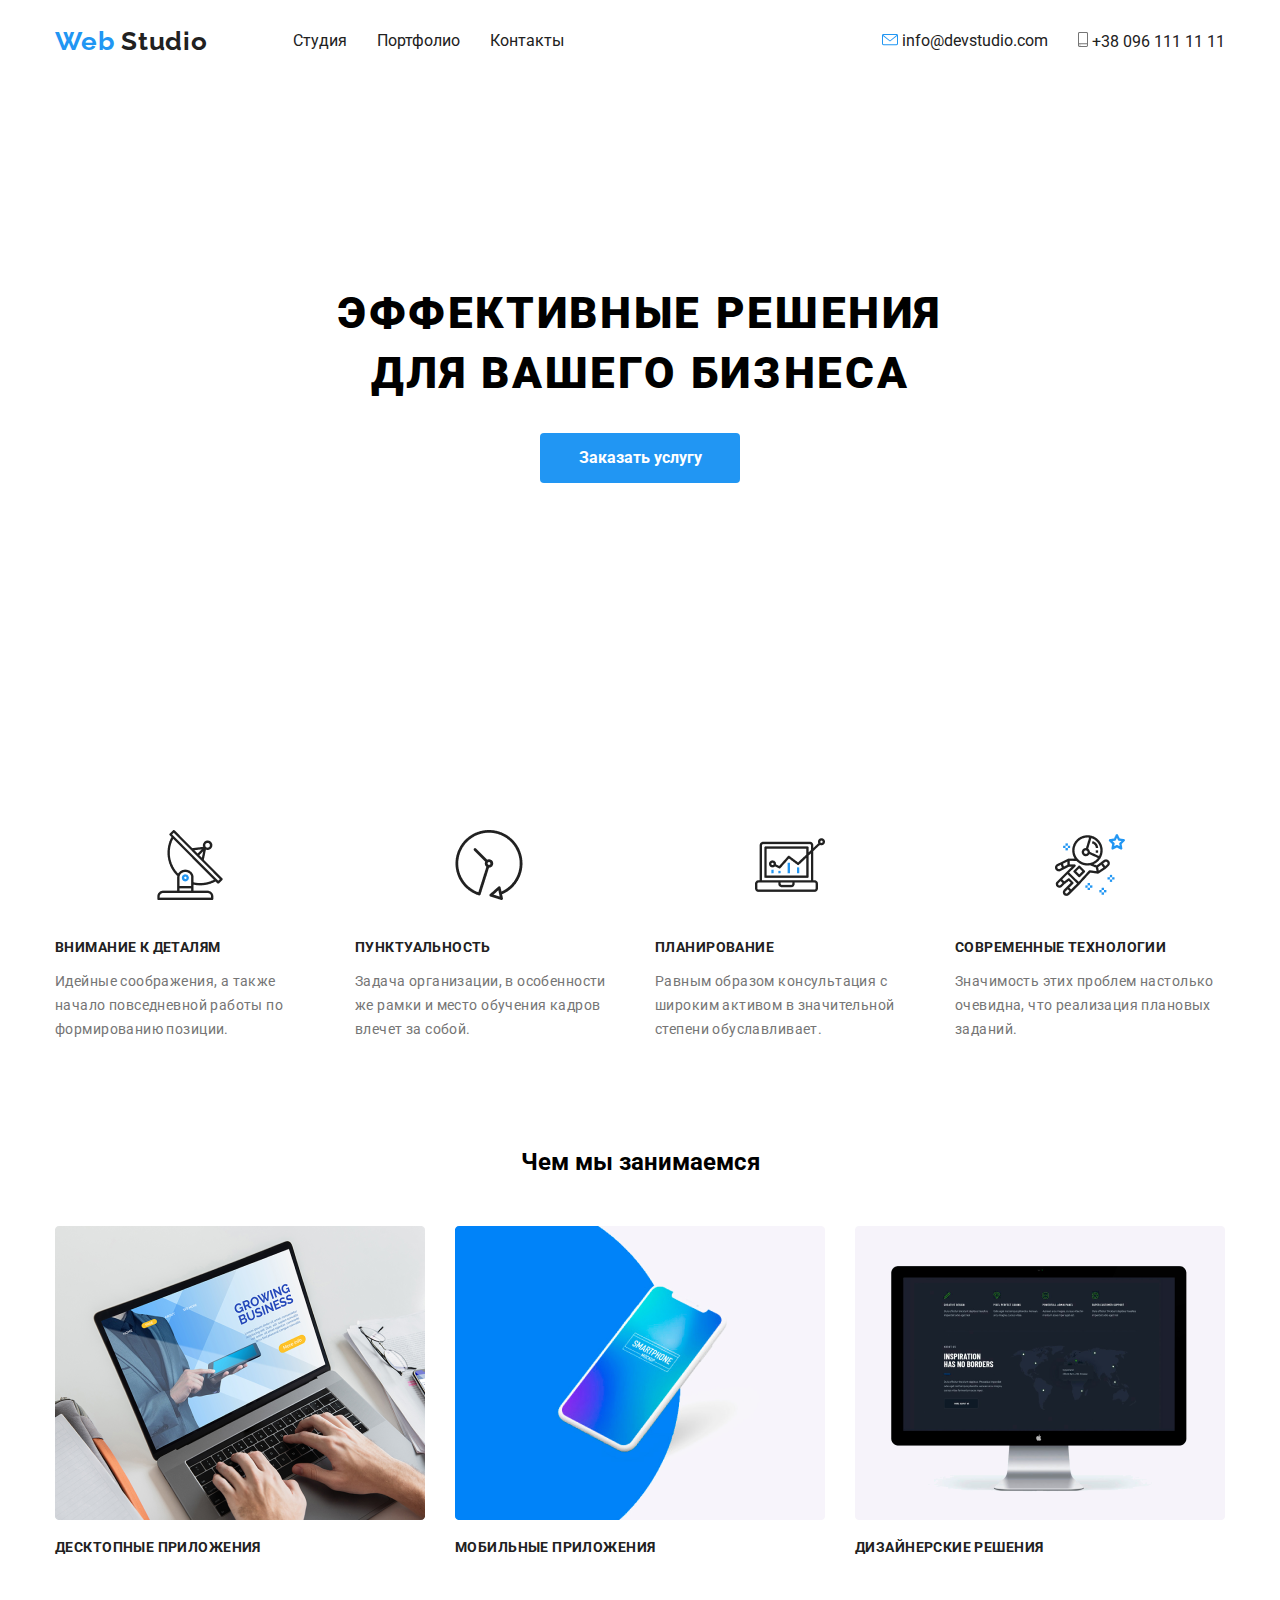
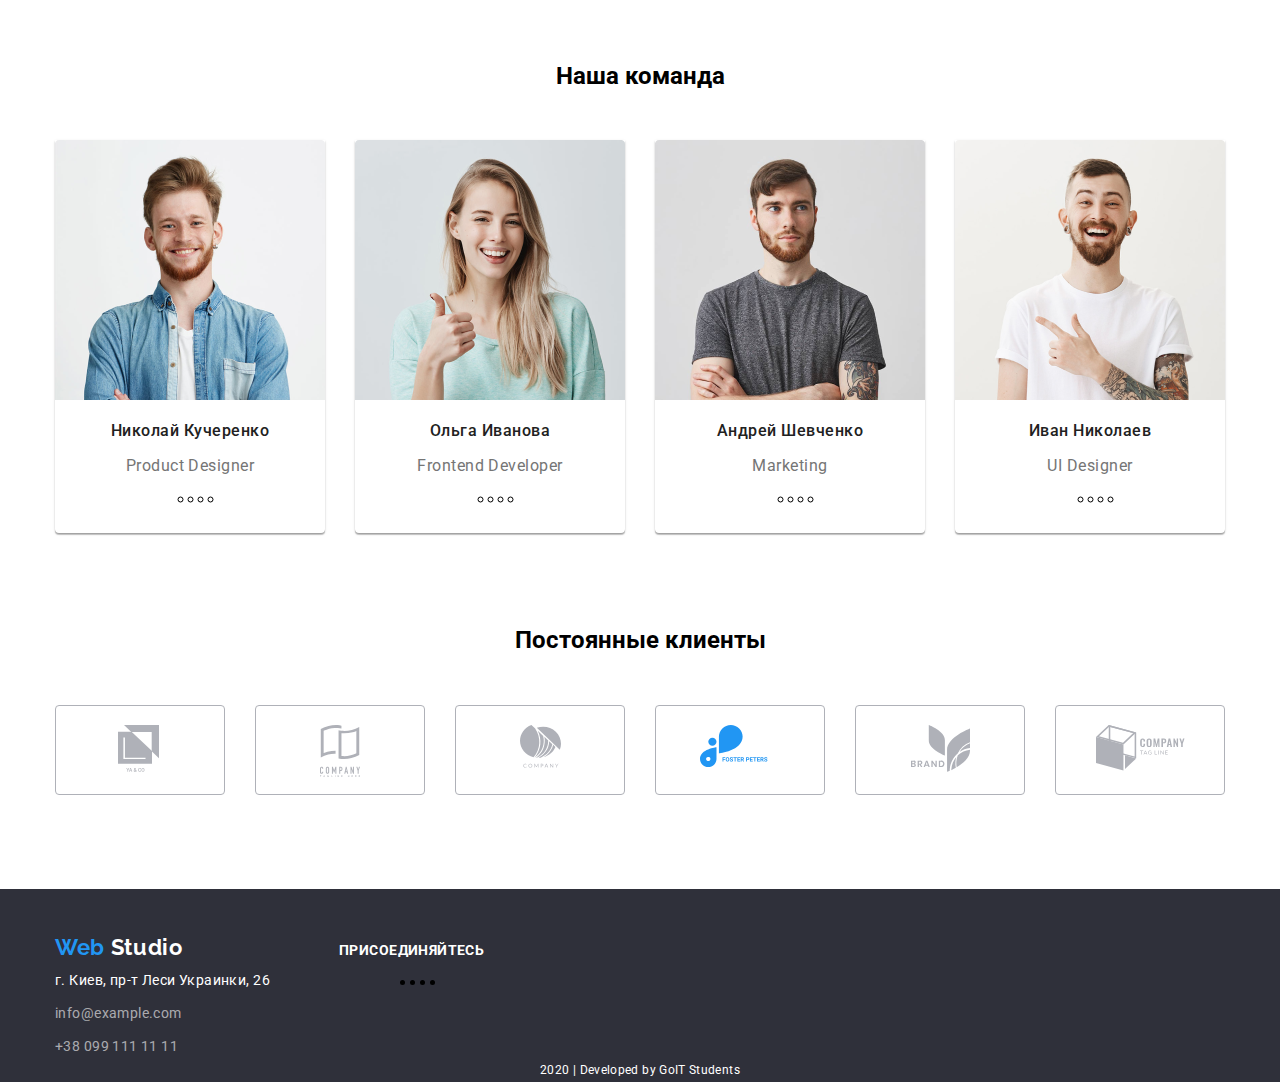
<file: index.html>
<!DOCTYPE html>
<html lang="en">
<head>
    <meta charset="UTF-8">
    <meta name="viewport" content="width=device-width, initial-scale=1.0">
    <title>web_studio.v.1</title>
    <link rel="stylesheet" href="https://cdnjs.cloudflare.com/ajax/libs/modern-normalize/0.6.0/modern-normalize.min.css">
    <link href="https://fonts.googleapis.com/css2?family=Raleway:wght@700&family=Roboto:wght@400;500;700&display=swap" rel="stylesheet">
    <link rel="stylesheet" href="./css/style.css">
</head>
<body class="page">
<!--шапка страницы-->
    <header class="content">
        <nav class="main-nav">
            <a class="logo" href="index.html">
            <p><span class="logo-color">Web</span> Studio</p>
            </a>

            <ul class="site-nav list">
                <li class="item"> <a class="link" href="./index.html">Студия</a> </li>
                <li class="item"> <a class="link" href="./portfolio.html">Портфолио</a> </li>
                <li class="item"> <a class="link" href="">Контакты</a> </li>
            </ul>
            
            <address class="address-list">
                
                <ul class="list address-list">
                    <li class="item"><img src="./img/envelope_(hover).svg" alt="envelope">
                        <a class="contacts link" href="mailto:info@devstudio.com">info@devstudio.com</a></li>
                    <li class="item"><img src="./img/smartphone.svg" alt="smartphone">
                        <a class="contacts link" href="tel:+380961111111">+38 096 111 11 11</a></li>
                </ul>
            
            </address>
        
        
        </nav>  
    </header>
    <main>
        
            <!--герой-->
        <section class="hero content">
            <h1 class="hero-title">Эффективные решения для вашего бизнеса</h1>
            <a class="button-link link" href="">Заказать услугу</a>
        </section>
              

            <!--Преимущества-->
            
        <section class="section-margin content">
            <h2 class="killer-margin">Наши преимущества</h2> <!--делаем не видимым в css, обозначает блок информации-->
            <ul class="advantages list">
                <li class="advantages-item"> <div class="pict_position"><img src="./img/antenna_1.png" alt="antenna"></div>
                    <h3 class="section-title">Внимание к деталям</h3> 
                    <p class="section-item">Идейные соображения, а также начало повседневной работы по формированию позиции.</p>   
                </li>

                <li class="advantages-item"> <div class="pict_position"> <img src="./img/Vector.png" alt="vector"></div>
                    <h3 class="section-title">Пунктуальность</h3>
                    <p class="section-item">Задача организации, в особенности же рамки и место обучения кадров влечет за собой.</p> 
                </li>

                <li class="advantages-item"> <div class="pict_position"> <img src="./img/diagram_1.png" alt="diagram"></div>
                    <h3 class="section-title">Планирование</h3> 
                    <p class="section-item">Равным образом консультация с широким активом в значительной степени обуславливает.</p>
                </li>

                <li class="advantages-item"> <div class="pict_position"> <img src="./img/astronaut_1.png" alt="astronaut"></div>
                    <h3 class="section-title">Современные технологии</h3>
                    <p class="section-item">Значимость этих проблем настолько очевидна, что реализация плановых заданий.</p>  
                </li>
            </ul>
        </section>
         

            <!--Чем занимаемся-->
        <section class="section-margin content">
            <h2 class="h2-title">Чем мы занимаемся </h2>
            <ul class="work list">
                <li class="work-item"> 
                    <a href=""> <img src="./img/img1.png" alt="laptop"></a>
                    <h3 class="section-title">Десктопные приложения</h3>
                </li>
                <li class="work-item"> 
                    <a href=""> <img src="./img/box.png" alt="smartphone"></a> 
                    <h3 class="section-title">Мобильные приложения</h3></li>
                <li class="work-item"> 
                    <a href=""> <img src="./img/img.png" alt="monitor"></a> 
                    <h3 class="section-title">Дизайнерские решения</h3></li>
            </ul>
        </section>
            

            <!--Наша команда-->
        <section class="content section-margin">
            <h2 class="h2-title">Наша команда</h2>
            <ul class="team list">
                <li class="team-item"> 
                    <img src="./img/img(0).png" alt="John Smith">
                    <h3 class="name">Николай Кучеренко</h3>
                    <p class="function">Product Designer</p> 
                    <!-- список пока не стилизуем, чтобы его было видно визуально -->
                        <ul class="social">  
                            <li class="social-item"><a href="" aria-label="instagram"></a></li>
                            <li class="social-item"><a href="" aria-label="twitter"></a></li>
                            <li class="social-item"><a href="" aria-label="facebook"></a></li>
                            <li class="social-item"><a href="" aria-label="in"></a></li>
                        </ul>
                        <!--По рекомендации Максима убрали иконки соцсетей, сделаем их в css-->
                </li>
                
                
                <li class="team-item"> 
                    <img src="./img/img(1).png" alt="Marta Stewart">
                    <h3 class="name">Ольга Иванова</h3>
                    <p class="function">Frontend Developer</p> 
                    <!-- список пока не стилизуем, чтобы его было видно визуально -->
                    <ul class="social">
                        <li class="social-item"><a href="" aria-label="instagram"></a></li>
                        <li class="social-item"><a href="" aria-label="twitter"></a></li>
                        <li class="social-item"><a href="" aria-label="facebook"></a></li>
                        <li class="social-item"><a href="" aria-label="in"></a></li>
                    </ul>
                </li>

                <li class="team-item"> 
                    <img src="./img/img(2).png" alt="Robert Jakis">
                    <h3 class="name">Андрей Шевченко</h3>
                    <p class="function">Marketing</p> 
                    <!-- список пока не стилизуем, чтобы его было видно визуально -->
                    <ul class="social">
                        <li class="social-item"><a href="" aria-label="instagram"></a></li>
                        <li class="social-item"><a href="" aria-label="twitter"></a></li>
                        <li class="social-item"><a href="" aria-label="facebook"></a></li>
                        <li class="social-item"><a href="" aria-label="in"></a></li>
                    </ul>
                </li>

                <li class="team-item"> 
                    <img src="./img/img(3).png" alt="Martin Doe">
                    <h3 class="name">Иван Николаев</h3>
                    <p class="function">UI Designer</p> 
                    <!-- список пока не стилизуем, чтобы его было видно визуально -->
                    <ul class="social"> 
                        <li class="social-item"><a href="" aria-label="instagram"></a></li>
                        <li class="social-item"><a href="" aria-label="twitter"></a></li>
                        <li class="social-item"><a href="" aria-label="facebook"></a></li>
                        <li class="social-item"><a href="" aria-label="in"></a></li>
                    </ul>
                </li>
            </ul>
        </section>
            
            <!--Постоянные клиенты-->
        <section class="content section-margin">
            <h2 class="h2-title">Постоянные клиенты</h2>
            <ul class="clients list">
                <li class="clients-item"><a href=""><img src="./img/logo1.svg" alt="ya&go"></a></li>
                <li class="clients-item"><a href=""><img src="./img/logo2.svg" alt="Company tagline here"></a></li>
                <li class="clients-item"><a href=""><img src="./img/Object.svg" alt="Company"></a></li>
                <li class="clients-item"><a href=""><img src="./img/logo4.svg" alt="FOSTER PETERS"></a></li>
                <li class="clients-item"><a href=""><img src="./img/logo5.svg" alt="BRAND"></a></li>
                <li class="clients-item"><a href=""><img src="./img/logo6.svg" alt="Company tagline"></a></li>
            </ul>
        </section>
            
        
    </main>

        <!--Подвал-->
    <footer class="section-margin footer">
        <div class="content footer-contacts">
            <div class="column-one">
                <a class="footer-logo" href="index.html">
                    <p class="logo-margin"><span class="logo-color">Web</span> Studio</p>
                </a>
                <address class="footer-address tel-mail">
                    <p class="footer-address-item">г. Киев, пр-т Леси Украинки, 26</p>
                    <a class="link tel-mail-link" href="mailto:info@example.com" >info@example.com</a>
                    <a class="link tel-mail-link" href="tel:+380991111111">+38 099 111 11 11</a>
                </address>
            
            </div>
            <div class="column-two"> 
                <p class="connecting">присоединяйтесь</p>
                    <ul class="social">
                        <li class="social-item"><a href="" aria-label="instagram"></a></li>
                        <li class="social-item"><a href="" aria-label="twitter"></a></li>
                        <li class="social-item"><a href="" aria-label="facebook"></a></li>
                        <li class="social-item"><a href="" aria-label="in"></a></li>
                    </ul>
            </div>       
        </div>       
                <p class="developed">2020 | Developed by GoIT Students </p>
      
    </footer>
</body>
</html>
</file>
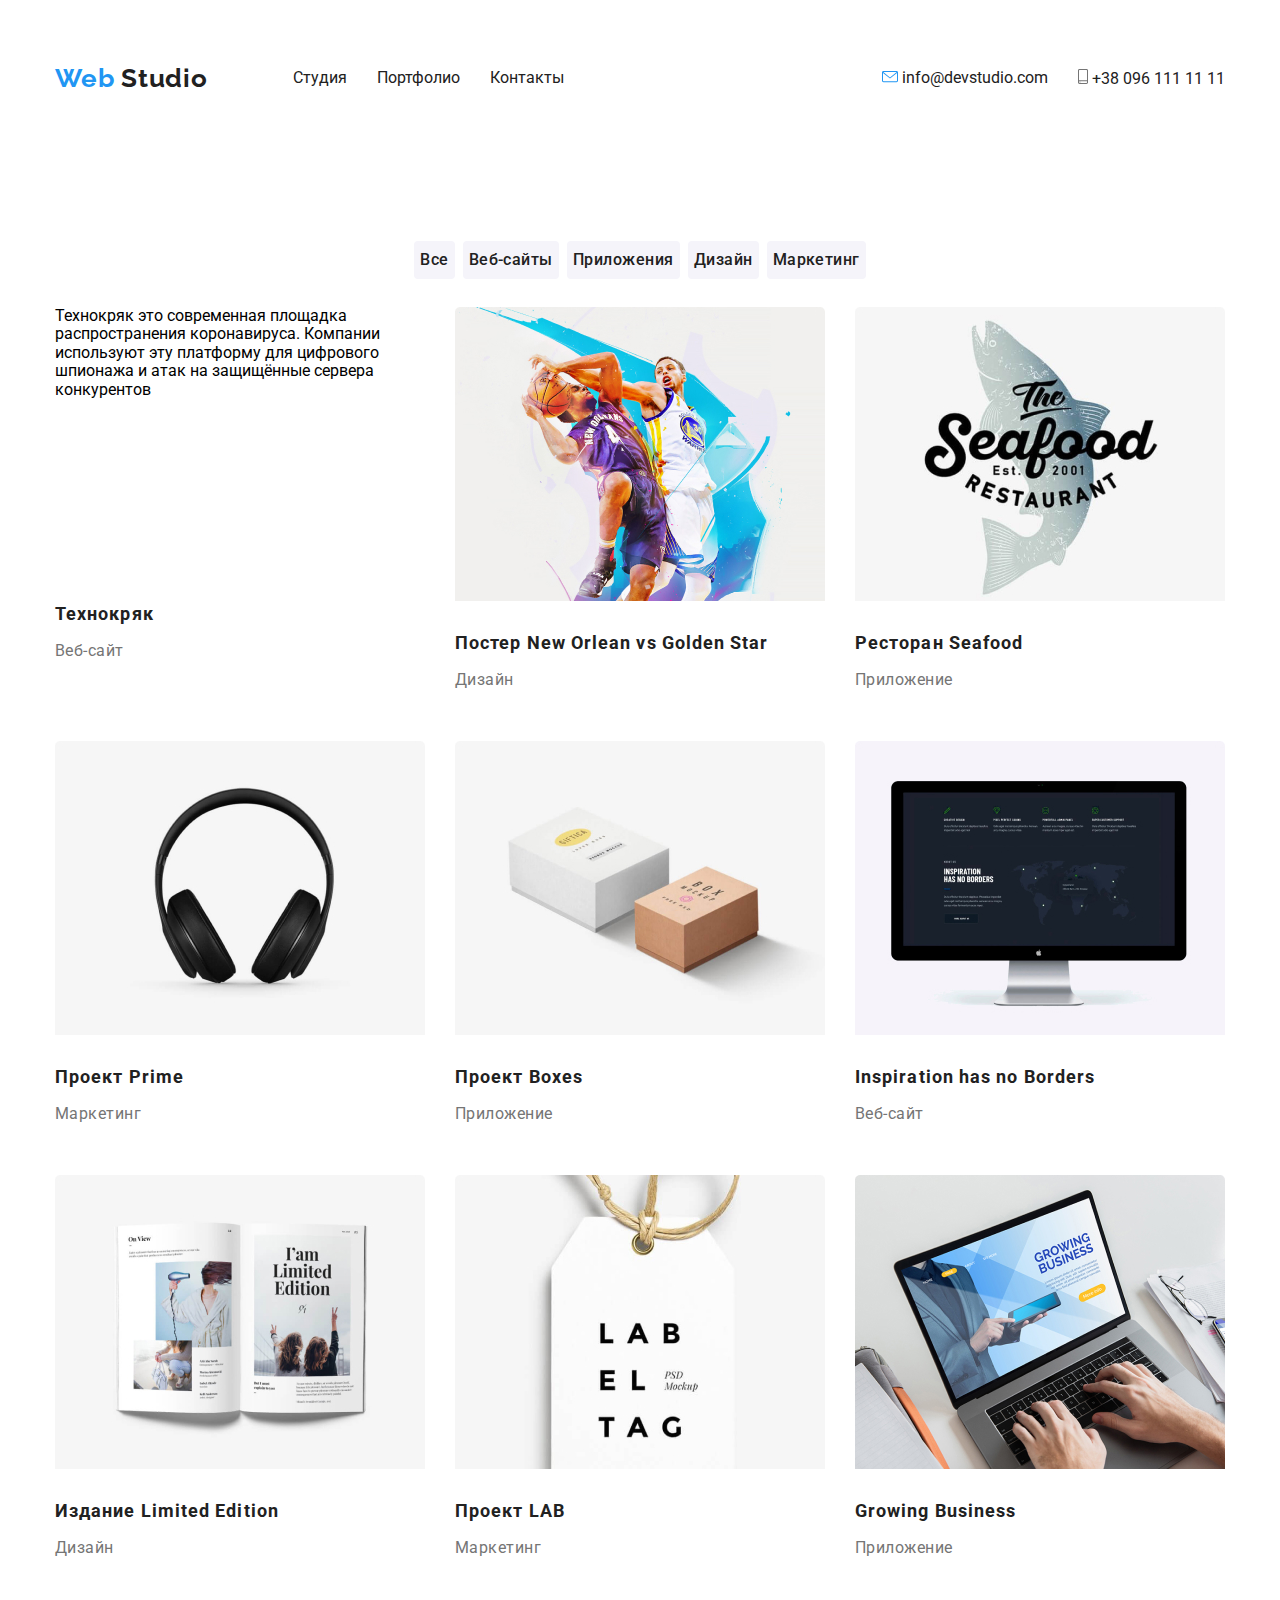
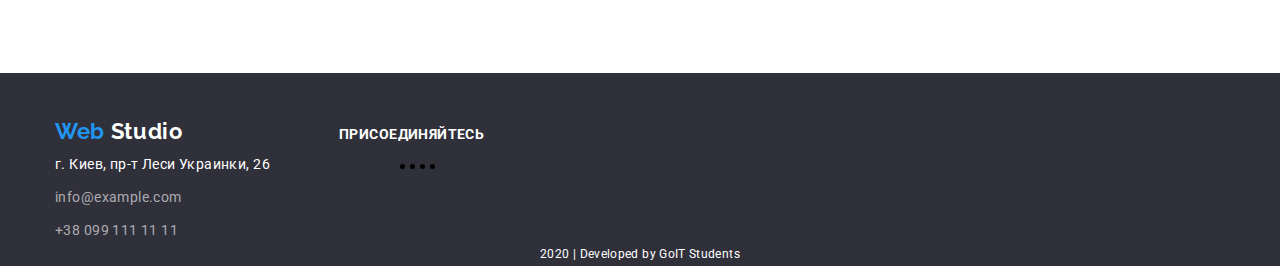
<file: portfolio.html>
<!DOCTYPE html>
<html lang="en">
<head>
    <meta charset="UTF-8">
    <meta name="viewport" content="width=device-width, initial-scale=1.0">
    <title>web_studio.v.2</title>
    <link rel="stylesheet" href="https://cdnjs.cloudflare.com/ajax/libs/modern-normalize/0.6.0/modern-normalize.min.css">
    <link href="https://fonts.googleapis.com/css2?family=Raleway:wght@700&family=Roboto:wght@400;500;700&display=swap" rel="stylesheet">
    <link rel="stylesheet" href="./css/style.css">
</head>
<body class="page">

    <h1 class="killer-margin">portfolio</h1> <!--сделать невидимым, заголовок страницы-->
    <header class="content">
        <nav class="main-nav">
            <a class="logo" href="index.html">
                <p><span class="logo-color">Web</span> Studio</p>
            </a>

            <ul class="site-nav list">
                <li class="item"> <a class="link" href="./index.html">Студия</a> </li>
                <li class="item"> <a class="link" href="./portfolio.html">Портфолио</a> </li>
                <li class="item"> <a class="link" href="">Контакты</a> </li>
            </ul>
            <address class="address-list">
                <ul class="list address-list">
                    <li class="item"><img src="./img/envelope_(hover).svg" alt="envelope">
                        <a class="contacts link" href="mailto:info@devstudio.com">info@devstudio.com</a></li>
                    <li class="item"><img src="./img/smartphone.svg" alt="smartphone">
                        <a class="contacts link" href="tel:+380961111111">+38 096 111 11 11</a></li>
                </ul>
            </address>
        
        </nav>  
    </header>

    <main>
        <!--блок ссылок 1-->
        <section class="content section-margin">
            <h2 class="killer-margin">блок ссылок 1</h2> <!--сделать невидимым-->
            <ul class="list portfolio-nav">
                <li class="p-nav-item"> <button class="button" type="button">Все</button> 
                <li class="p-nav-item"> <button class="button" type="button">Веб-сайты</button>                   
                <li class="p-nav-item"> <button class="button" type="button">Приложения</button>                   
                <li class="p-nav-item"> <button class="button" type="button">Дизайн</button>                   
                <li class="p-nav-item"> <button class="button" type="button">Маркетинг</button>                   
            </ul>
        </section>

        <section class="content examples">
            <h2 class="killer-margin">блок ссылок 2</h2>
            <ul class="list examples">
                <li class="card">
                    <p class="card-text">Технокряк это современная площадка распространения коронавируса.
                        Компании используют эту платформу для цифрового шпионажа и атак
                         на защищённые сервера конкурентов</p>
                    <a class="card-link" href=""><img src="./img/img_hw2/wite_img.jpg" alt="Технокряк"></a>
                    <h3 class="examples-title">Технокряк</h3>
                   
                    <p class="examples-item">Веб-сайт</p>
                </li>
                <li class="card">
                    <a href=""><img src="./img/img_hw2/img.jpg" alt="Баскетбол"></a>
                    <h3 class="examples-title">Постер New Orlean vs Golden Star</h3>
                    <p class="examples-item">Дизайн</p>
                </li>
                <li class="card">
                    <a href=""><img src="./img/img_hw2/img1.jpg" alt="Ресторан_Seafood"></a>
                    <h3 class="examples-title">Ресторан Seafood</h3>
                    <p class="examples-item">Приложение</p>
                </li>

                <li class="card">
                    <a href=""><img src="./img/img_hw2/img2.jpg" alt="Наушники"></a>
                    <h3 class="examples-title">Проект Prime</h3>
                    <p class="examples-item">Маркетинг</p>
                </li>

                <li class="card">
                    <a href=""><img src="./img/img_hw2/img3.jpg" alt="Коробки"></a>
                    <h3 class="examples-title">Проект Boxes</h3>
                    <p class="examples-item">Приложение</p>
                </li>

                <li class="card">
                    <a href=""><img src="./img/img_hw2/img4.jpg" alt="Монитор"></a>
                    <h3 class="examples-title">Inspiration has no Borders</h3>
                    <p class="examples-item">Веб-сайт</p>
                </li>

                <li class="card">
                    <a href=""><img src="./img/img_hw2/img5.jpg" alt="Журнал"></a>
                    <h3 class="examples-title">Издание Limited Edition</h3>
                    <p class="examples-item">Дизайн</p>
                </li>

                <li class="card">
                    <a href=""><img src="./img/img_hw2/img6.jpg" alt="Лейба"></a>
                    <h3 class="examples-title">Проект LAB</h3>
                    <p class="examples-item">Маркетинг</p>
                </li>
                <li class="card">
                    <a href=""><img src="./img/img_hw2/img7.jpg" alt="Ноутбук"></a>
                    <h3 class="examples-title">Growing Business</h3>
                    <p class="examples-item">Приложение</p>
                </li>
                
            </ul>
        </section>
    </main>

    <footer class="section-margin footer">
        <div class="content footer-contacts">
            <div class="column-one">
                <a class="footer-logo" href="index.html">
                    <p class="logo-margin"><span class="logo-color">Web</span> Studio</p>
                </a>
                <address class="footer-address tel-mail">
                    <p class="footer-address-item">г. Киев, пр-т Леси Украинки, 26</p>
                    <a class="link tel-mail-link" href="mailto:info@example.com" >info@example.com</a>
                    <a class="link tel-mail-link" href="tel:+380991111111">+38 099 111 11 11</a>
                </address>
            
            </div>
            <div class="column-two"> 
                <p class="connecting">присоединяйтесь</p>
                    <ul class="social">
                        <li class="social-item"><a href="" aria-label="instagram"></a></li>
                        <li class="social-item"><a href="" aria-label="twitter"></a></li>
                        <li class="social-item"><a href="" aria-label="facebook"></a></li>
                        <li class="social-item"><a href="" aria-label="in"></a></li>
                    </ul>
            </div>       
        </div>       
                <p class="developed">2020 | Developed by GoIT Students </p>
      
    </footer>
</body>
</html>
</file>
<file: css/style.css>
/* задаем стандартные цвета */
:root {
--primary-text-color: #212121;
--title-text-color: #757575;
--accent-color: #2196F3;
--white-color: #fff;
}
/* задаем цвет страницы базовый */
.page {
    background-color: #fff;
    font-family: 'Roboto', sans-serif;
    box-sizing: border-box;
}
.list {
    list-style: none;
    padding: 0;
    margin: 0;
    
}

.address-list {
    display: flex;
    margin-left: auto;
}

/* стилизуем логотип */
.logo {
    font-family: Raleway;
    font-weight: bold;
    font-size: 26px;
    line-height: 31px;
    letter-spacing: 0.03em;
    text-decoration: none;
    color: var(--primary-text-color);
}
.logo-portfolio {
    font-family: Raleway;
    font-weight: bold;
    font-size: 26px;
    line-height: 31px;
    letter-spacing: 0.03em;
    text-shadow:0px 4px 4px rgba(0, 0, 0, 0.25), 0px 4px 4px rgba(0, 0, 0, 0.25), 0px 4px 4px rgba(0, 0, 0, 0.25), 0px 4px 4px rgba(0, 0, 0, 0.25);
    color: var(--primary-text-color);
}

.logo-color {
    color: var(--accent-color);
}

/* стилизуем навигацию и контакты */
.site-nav {
    font-family: 'Roboto', sans-serif;
    display: flex;
    margin-left: 85px;
}
.site-nav .item {
    margin-left: auto;
    
}
.site-nav .item:not(:last-child) {
    margin-right: 50px;
}
.site-nav .link {
    display: block;
    color: var(--primary-text-color);
    font-family: 'Roboto', sans-serif;
    padding-top:24px;
    padding-bottom: 25px;
    
}

.list .item:not(:last-child) {
margin-right: 30px;
}

.main-nav {
    display: flex;
    align-items: center;  
}

.link {
    text-decoration: none;
}

.site-nav .link:hover, .site-nav .link:focus {
    color: var(--accent-color);
}

.contacts {
        color: var(--primary-text-color);
        font-style: normal;
}
.contacts:hover {
    color: var(--accent-color);
}

.hero {
    width: 600px;
    padding: 200px 0px;
    
}

.hero-title {
    font-family: Roboto;
    font-weight: 900;
    font-size: 44px;
    line-height: 60px;
    text-align: center;
    letter-spacing: 0.06em;
    text-transform: uppercase;
    max-width: 696px;
    margin-left: auto;
    margin-right: auto;
    margin-bottom: 30px;
    margin-top: 0px;
    
/* белый цвет добавлю после бекграунда на фоне */
}
.button-link {
    display: block;
    font-family: Roboto;
    font-weight: bold;
    font-size: 16px;
    line-height: 30px;
    text-align: center;
    margin-left: auto;
    margin-right: auto;
    width: 200px;
    color: var(--white-color);
    background-color:var(--accent-color);
    border-radius: 4px;
    padding: 10px 32px;
}

.advantages {
    display: flex;
}

.advantages-item:not(:last-child) {
    margin-right: 30px;

}

.work {
    display: flex;
}
.work-item:not(:last-child) {
margin-right: 30px;
}

.team {
    display: flex;
}

.team-item:not(:last-child) {
margin-right: 30px;
}

.team-item {
    box-shadow: 0px 2px 1px rgba(0, 0, 0, 0.2), 0px 1px 1px rgba(0, 0, 0, 0.14), 0px 1px 3px rgba(0, 0, 0, 0.12);
border-radius: 0px 0px 4px 4px;
}

.social {
    display: flex;
    justify-content: center;
}
.social-item {
    margin-bottom: 24px;
}
.social-item + .social-item {
    margin-left: 10px;
}


.section-title {
    font-family: Roboto;
    font-weight: bold;
    font-size: 14px;
    line-height: 16px;
    letter-spacing: 0.03em;
    text-transform: uppercase;
    color: var(--primary-text-color);
}
.section-item {
    font-family: Roboto;
    font-weight: normal;
    font-size: 14px;
    line-height: 24px;
    letter-spacing: 0.03em;
    color: var(--title-text-color);
    text-align: left;
    width: 270px;
}

.section-margin {
    margin-top: 94px;
}

.pict_position {
    width: 270px;
    height: 120px;
    padding: 25px 100px;
}

.h2-title {     
    text-align: center;
    margin-bottom: 50px;
    margin-top: 0px;
}

/* .team {
    padding: 94px 0px;
} */

/* .bgc-section-item {
    background: white;
} */

/* .bgc-section-item :nth-child(2n) {
    background: #F5F4FA;
    
} */

.name {
    font-family: Roboto;
    font-weight: 500;
    font-size: 16px;
    line-height: 19px;
    text-align: center;
    letter-spacing: 0.03em;
    color: var(--primary-text-color);
}
.function {
    font-family: Roboto;
    font-weight: normal;
    font-size: 16px;
    line-height: 19px;
    text-align: center;
    letter-spacing: 0.03em;
    color: var(--title-text-color);
}

.clients {
    display: flex;
    justify-content: space-between;
}

.clients-item {
    width: 170px;
    height: 90px;
    border-radius: 4px;
    border: solid #AFB1B8;
    border-width: 1px;
    text-align: center;
    padding: 19px 0px;
}

.footer-logo {
    font-size: 22px;
    line-height: 26px;
    font-family: Raleway;
    font-weight: bold;
    letter-spacing: 0.03em;
    text-decoration: none;
    color:var(--white-color);
    
}


.footer-address {
    font-family: Roboto;
    font-style: normal;
    font-weight: normal;
    font-size: 14px;
    line-height: 24px;
    letter-spacing: 0.03em;
    color: var(--white-color);
    }

.footer-address-item {
    margin-top: 8px;
    margin-bottom: 0;
}

.logo-margin {
    margin-bottom: 0;
    margin-top: 45px;
}

.tel-mail-link {
    margin-top: 9px;
}

.column-one {
    margin-right: 69px;
}




.connecting {
    font-family: Roboto;
    font-style: normal;
    font-weight: bold;
    font-size: 14px;
    line-height: 16px;
    letter-spacing: 0.03em;
    text-transform: uppercase;
    color: var(--white-color);
    
}
.developed {
    font-family: Roboto;
    font-style: normal;
    font-weight: normal;
    font-size: 12px;
    line-height: 24px;
    text-align: center;
    letter-spacing: 0.03em;
    color: var(--white-color);
    margin-top: 0;
    margin-bottom: 0;
    
}
.button {
    font-family: Roboto;
    font-style: normal;
    font-weight: 500;
    font-size: 16px;
    line-height: 26px;
    text-align: center;
    letter-spacing: 0.03em;
    color: var(--primary-text-color);
    background-color: #F5F4FA;
    border-radius: 4px;
    border: transparent;
    height: 38px;
}
.button:hover {
    background-color: var(--accent-color);
    color: white;
}


.content {
width: 1200px;
padding-left: 15px;
padding-right: 15px;
margin-right: auto;
margin-left: auto;
}

.footer {
    background-color: #2F303A;
}

.footer-address .link {
color: rgba(255, 255, 255, 0.6);
}

.column {
    width: 231px;
    text-align: left;
}

.footer-contacts {
    display: flex;
    justify-content: start;
    align-items: baseline;
}
.tel-mail {
    display: flex;
    flex-direction: column;
    justify-content: baseline;
}

.killer-margin {
    margin-top: 0;
    margin-bottom: 0;
    color: transparent;
}

.portfolio-nav {
    display: flex;
    justify-content: center;
    
}
.p-nav-item + .p-nav-item {
    margin-left: 8px;
}

.examples {
    display: flex;
    flex-wrap: wrap;
}
.examples .card {
    width: 370px;
    margin-right: 30px;
    height: 404px;
    margin-bottom: 30px;
}
.card:nth-child(3n) {
    margin-right: 0;
}
.card:nth-last-child(-n + 3) {
    margin-bottom: 0;
}
.card-text {
    margin-top: 0;
    
}





.examples-title {
    font-family: Roboto;
    font-style: normal;
    font-weight: bold;
    font-size: 18px;
    line-height: 36px;
    letter-spacing: 0.06em;
    color: var(--primary-text-color);
    margin-top: 20px;
    margin-bottom: 4px;
}
.examples-item {
    font-family: Roboto;
    font-style: normal;
    font-weight: normal;
    font-size: 16px;
    line-height: 30px;
    letter-spacing: 0.03em;
    color: var(--title-text-color);
    margin-top: 0;
    margin-bottom: 20px;
}
</file>
